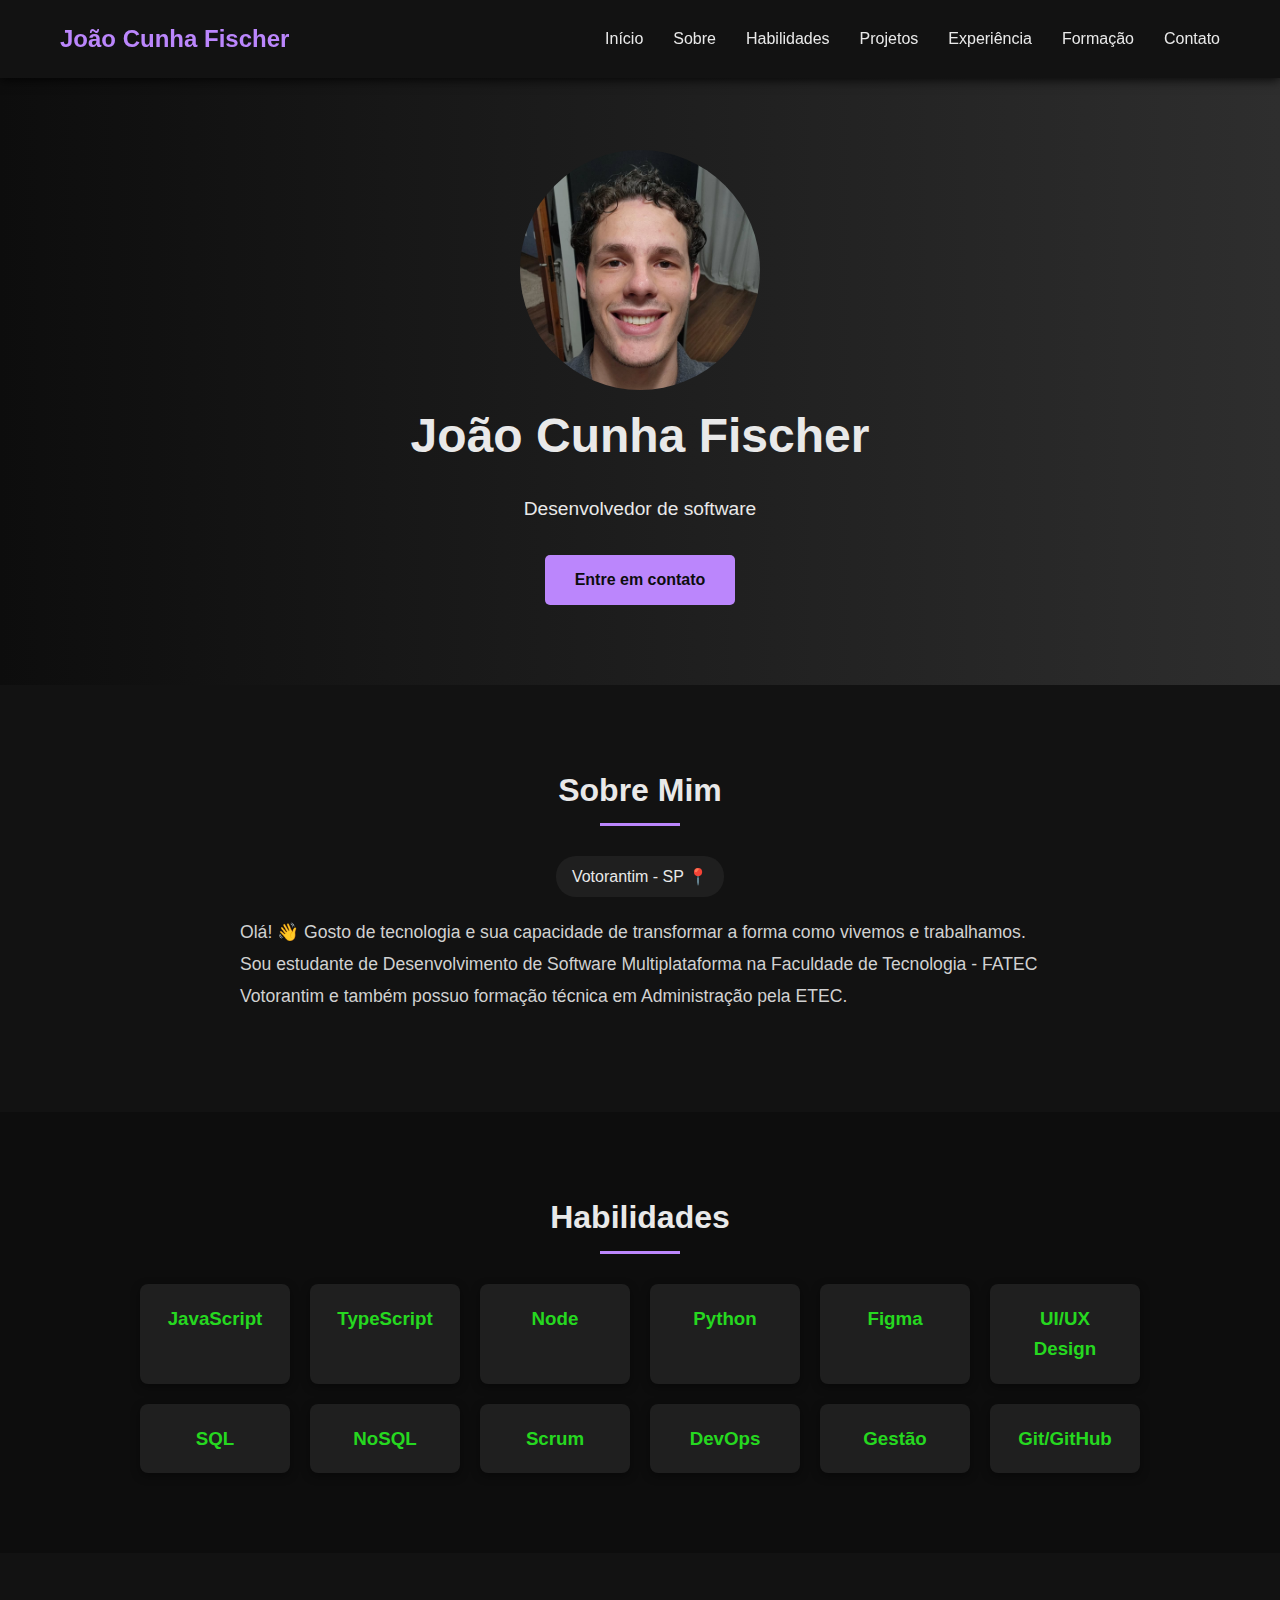
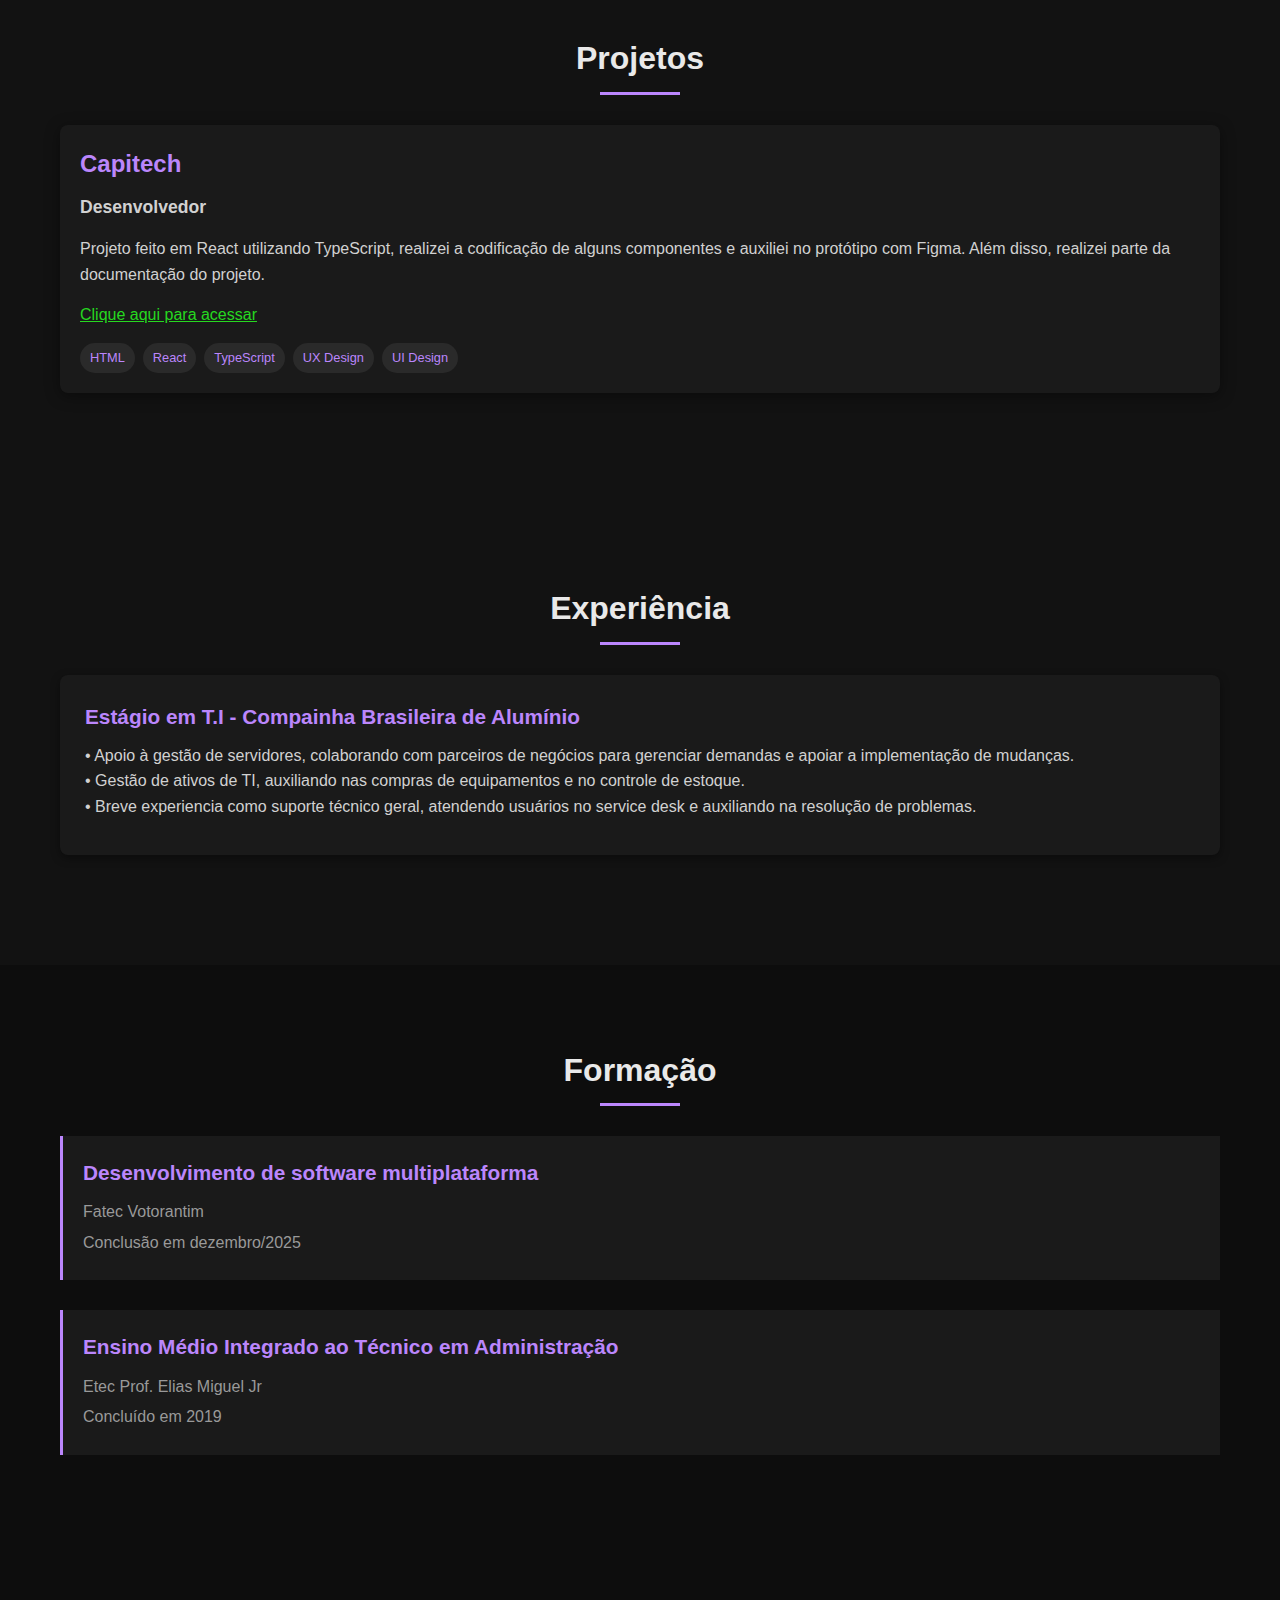
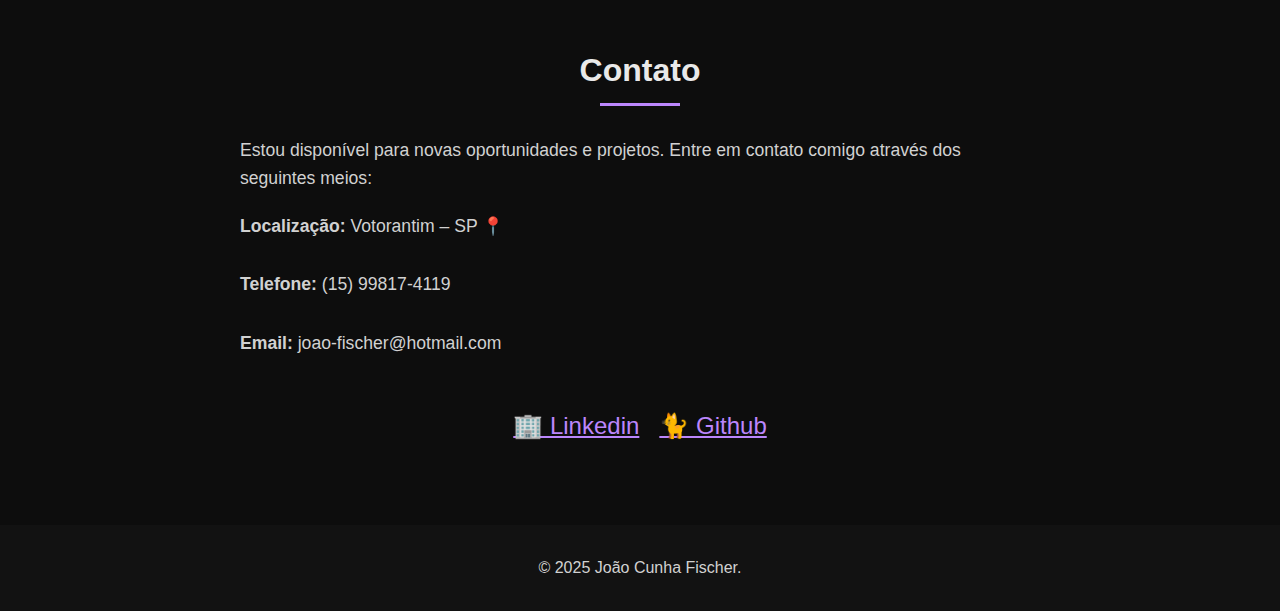
<file: index.html>
<!DOCTYPE html>
<html lang="pt-br">
  <head>
    <meta charset="UTF-8" />
    <meta name="viewport" content="width=device-width, initial-scale=1.0" />
    <title>João Cunha Fischer - Portfólio</title>
    <meta name="description" content="Desenvolvedor de software" />
    <link rel="stylesheet" href="style.css" />
  </head>
  <body>
    <!-- Header -->
    <header id="header">
      <div class="container">
        <a href="#" class="logo">João Cunha Fischer</a>
        <button class="hamburger" id="hamburger">☰</button>
        <nav id="nav">
          <ul>
            <li><a href="#">Início</a></li>
            <li><a href="#about">Sobre</a></li>
            <li><a href="#skills">Habilidades</a></li>
            <li><a href="#projects">Projetos</a></li>
            <li><a href="#experience">Experiência</a></li>
            <li><a href="#education">Formação</a></li>
            <li><a href="#contact">Contato</a></li>
          </ul>
        </nav>
      </div>
    </header>

    <!-- Hero Section -->
    <section class="hero" id="sobre">
      <div class="container">
        <img src="perfil.jpg" alt="" id="perfil" />
        <h1>João Cunha Fischer</h1>
        <p>Desenvolvedor de software</p>
        <a href="#contact" class="btn">Entre em contato</a>
      </div>
    </section>

    <!-- About Section -->
    <section class="about" id="about">
      <div class="container">
        <h2>Sobre Mim</h2>
      
        <div class="about-content">
            <div class="location">Votorantim - SP 📍</div>
          <p>
            Olá! 👋 Gosto de tecnologia e sua capacidade de transformar a forma
            como vivemos e trabalhamos. Sou estudante de Desenvolvimento de
            Software Multiplataforma na Faculdade de Tecnologia - FATEC
            Votorantim e também possuo formação técnica em Administração pela
            ETEC.
          </p>
        </div>
      </div>
    </section>

    <!-- Skills Section -->
    <section class="skills" id="skills">
      <div class="container">
        <h2>Habilidades</h2>
        <div class="skills-container">
          <div class="skill-item">
            <h3>JavaScript</h3>
          </div>
          <div class="skill-item">
            <h3>TypeScript</h3>
          </div>
          <div class="skill-item">
            <h3>Node</h3>
          </div>
          <div class="skill-item">
            <h3>Python</h3>
          </div>
          <div class="skill-item">
            <h3>Figma</h3>
          </div>
          <div class="skill-item">
            <h3>UI/UX Design</h3>
          </div>
          <div class="skill-item">
            <h3>SQL</h3>
          </div>
          <div class="skill-item">
            <h3>NoSQL</h3>
          </div>
          <div class="skill-item">
            <h3>Scrum</h3>
          </div>
          <div class="skill-item">
            <h3>DevOps</h3>
          </div>
          <div class="skill-item">
            <h3>Gestão</h3>
          </div>
          <div class="skill-item">
            <h3>Git/GitHub</h3>
          </div>
        </div>
      </div>
    </section>

    <!-- Projects Section -->
    <section class="projects" id="projects">
      <div class="container">
        <h2>Projetos</h2>
        <div class="project-card">
          <div class="project-info">
            <h3>Capitech</h3>
            <h4>Desenvolvedor</h4>
            <p>
              Projeto feito em React utilizando TypeScript, realizei a
              codificação de alguns componentes e auxiliei no protótipo com
              Figma. Além disso, realizei parte da documentação do projeto.
            </p>
            <p ><a class="linkProjeto" href="https://github.com/CapitechDev" target="_blank">Clique aqui para acessar</a></p>
            <div class="project-skills">
              <span class="project-skill">HTML</span>
              <span class="project-skill">React</span>
              <span class="project-skill">TypeScript</span>
              <span class="project-skill">UX Design</span>
              <span class="project-skill">UI Design</span>
            </div>
          </div>
        </div>
      </div>
    </section>

    <!-- Experience Section -->
    <section class="experience" id="experience">
      <div class="container">
        <h2>Experiência</h2>
        <div class="experience-item">
          <h3>Estágio em T.I - Compainha Brasileira de Alumínio</h3>
          <p>
            <span>• Apoio à gestão de servidores, colaborando com parceiros de negócios para gerenciar demandas e apoiar a implementação de mudanças. </span><br>
            <span>• Gestão de ativos de TI, auxiliando nas compras de equipamentos e no controle de estoque. </span><br>
            <span>• Breve experiencia como suporte técnico geral, atendendo usuários no service desk e auxiliando na resolução de problemas.</span>
          </p>
        </div>
    </section>

    <!-- Education Section -->
    <section class="education" id="education">
      <div class="container">
        <h2>Formação</h2>
        <div class="education-item">
          <h3>Desenvolvimento de software multiplataforma</h3>
          <p>Fatec Votorantim</p>
          <p>Conclusão em dezembro/2025</p>
        </div>
        <div class="education-item">
          <h3>Ensino Médio Integrado ao Técnico em Administração</h3>
          <p>Etec Prof. Elias Miguel Jr</p>
          <p>Concluído em 2019</p>
        </div>
      </div>
    </section>

    <!-- Contact Section -->
    <section class="contact" id="contact">
      <div class="container">
        <h2>Contato</h2>
        <div class="contact-info">
          <p>
            Estou disponível para novas oportunidades e projetos. Entre em
            contato comigo através dos seguintes meios:
          </p>
          <div class="contact-item">
            <p><strong>Localização:</strong> Votorantim – SP 📍</p>
          </div>
          <div class="contact-item">
            <p><strong>Telefone:</strong> (15) 99817-4119</p>
          </div>
          <div class="contact-item">
            <p><strong>Email:</strong> joao-fischer@hotmail.com</p>
          </div>
          <div class="social-links">
            <a href="https://www.linkedin.com/in/joao-fischer/" target="_blank">🏢 Linkedin</a
            >
            <a href="https://github.com/FischerJoao" target="_blank">🐈 Github</a>
          </div>
        </div>
      </div>
    </section>

    <!-- Footer -->
    <footer>
      <div class="container">
        <p>&copy; 2025 João Cunha Fischer.</p>
      </div>
    </footer>
  </body>
  <script src="script.js"></script>
</html>
</file>
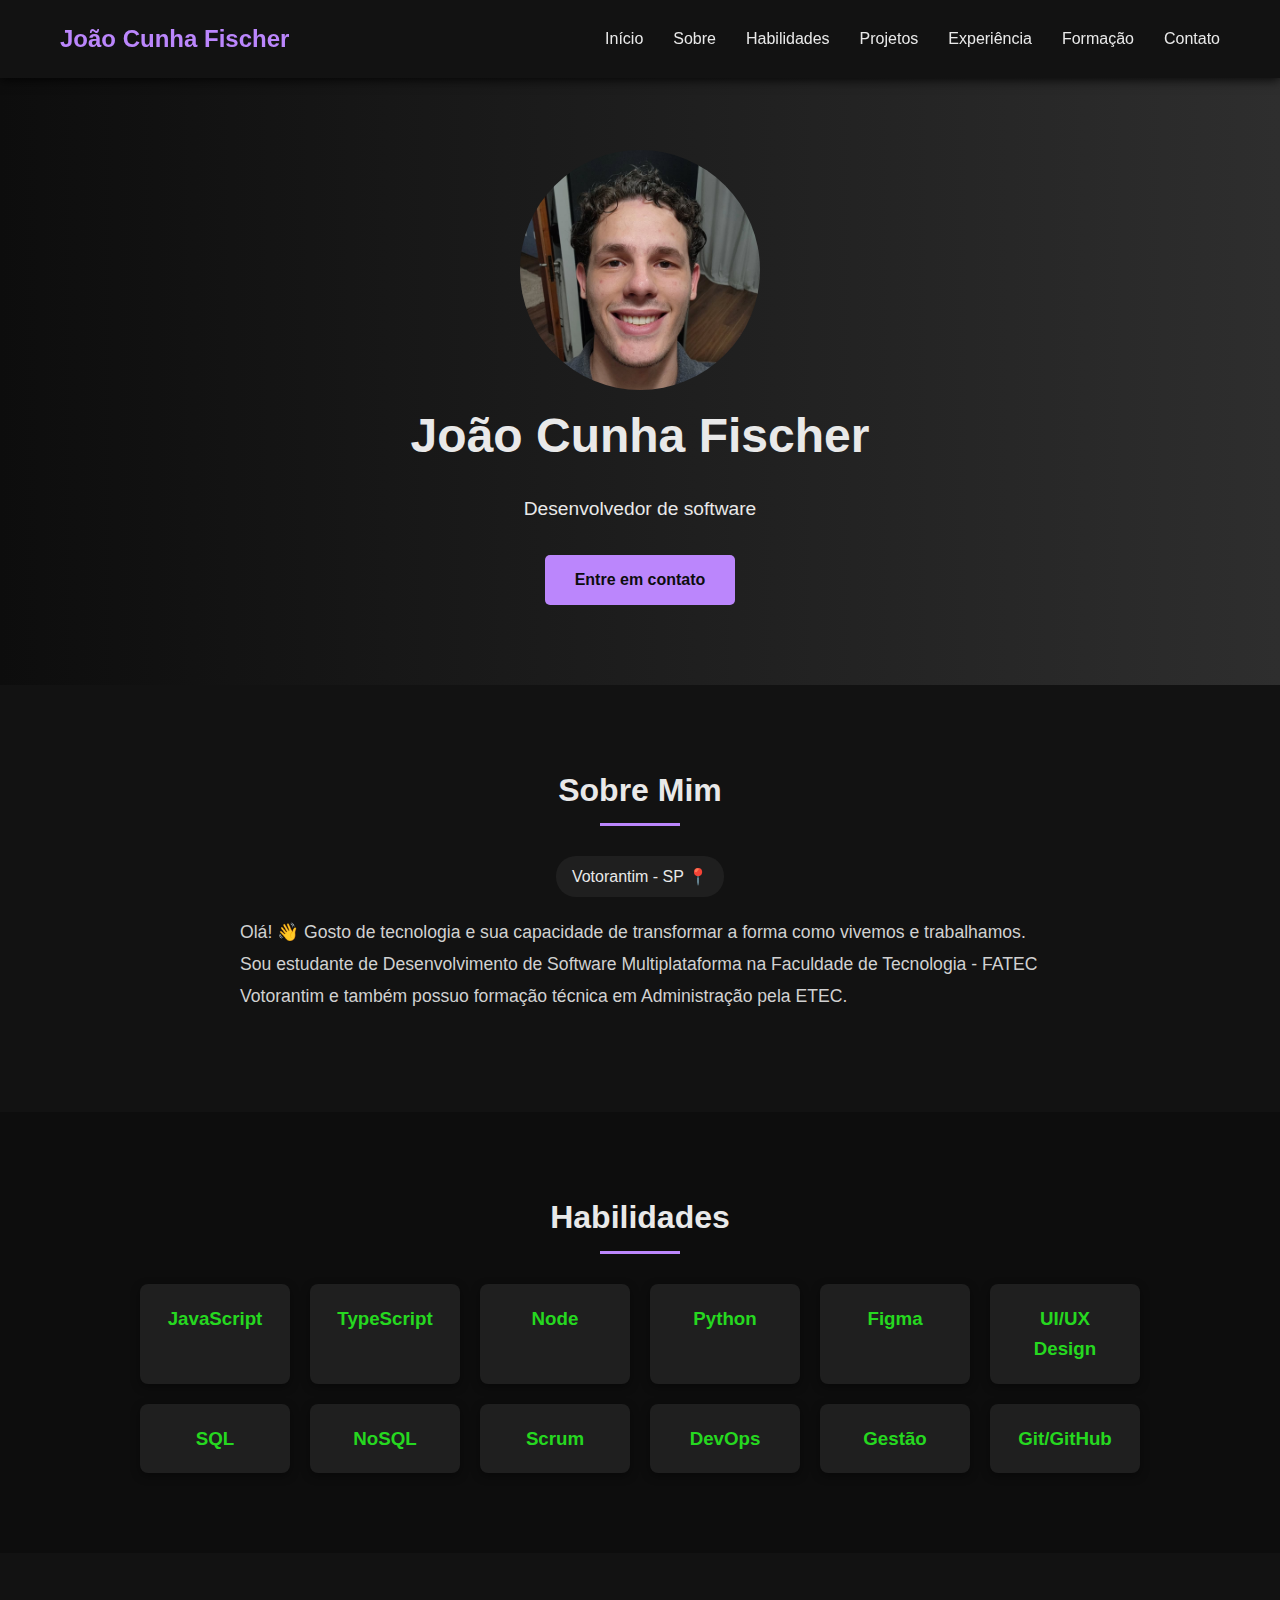
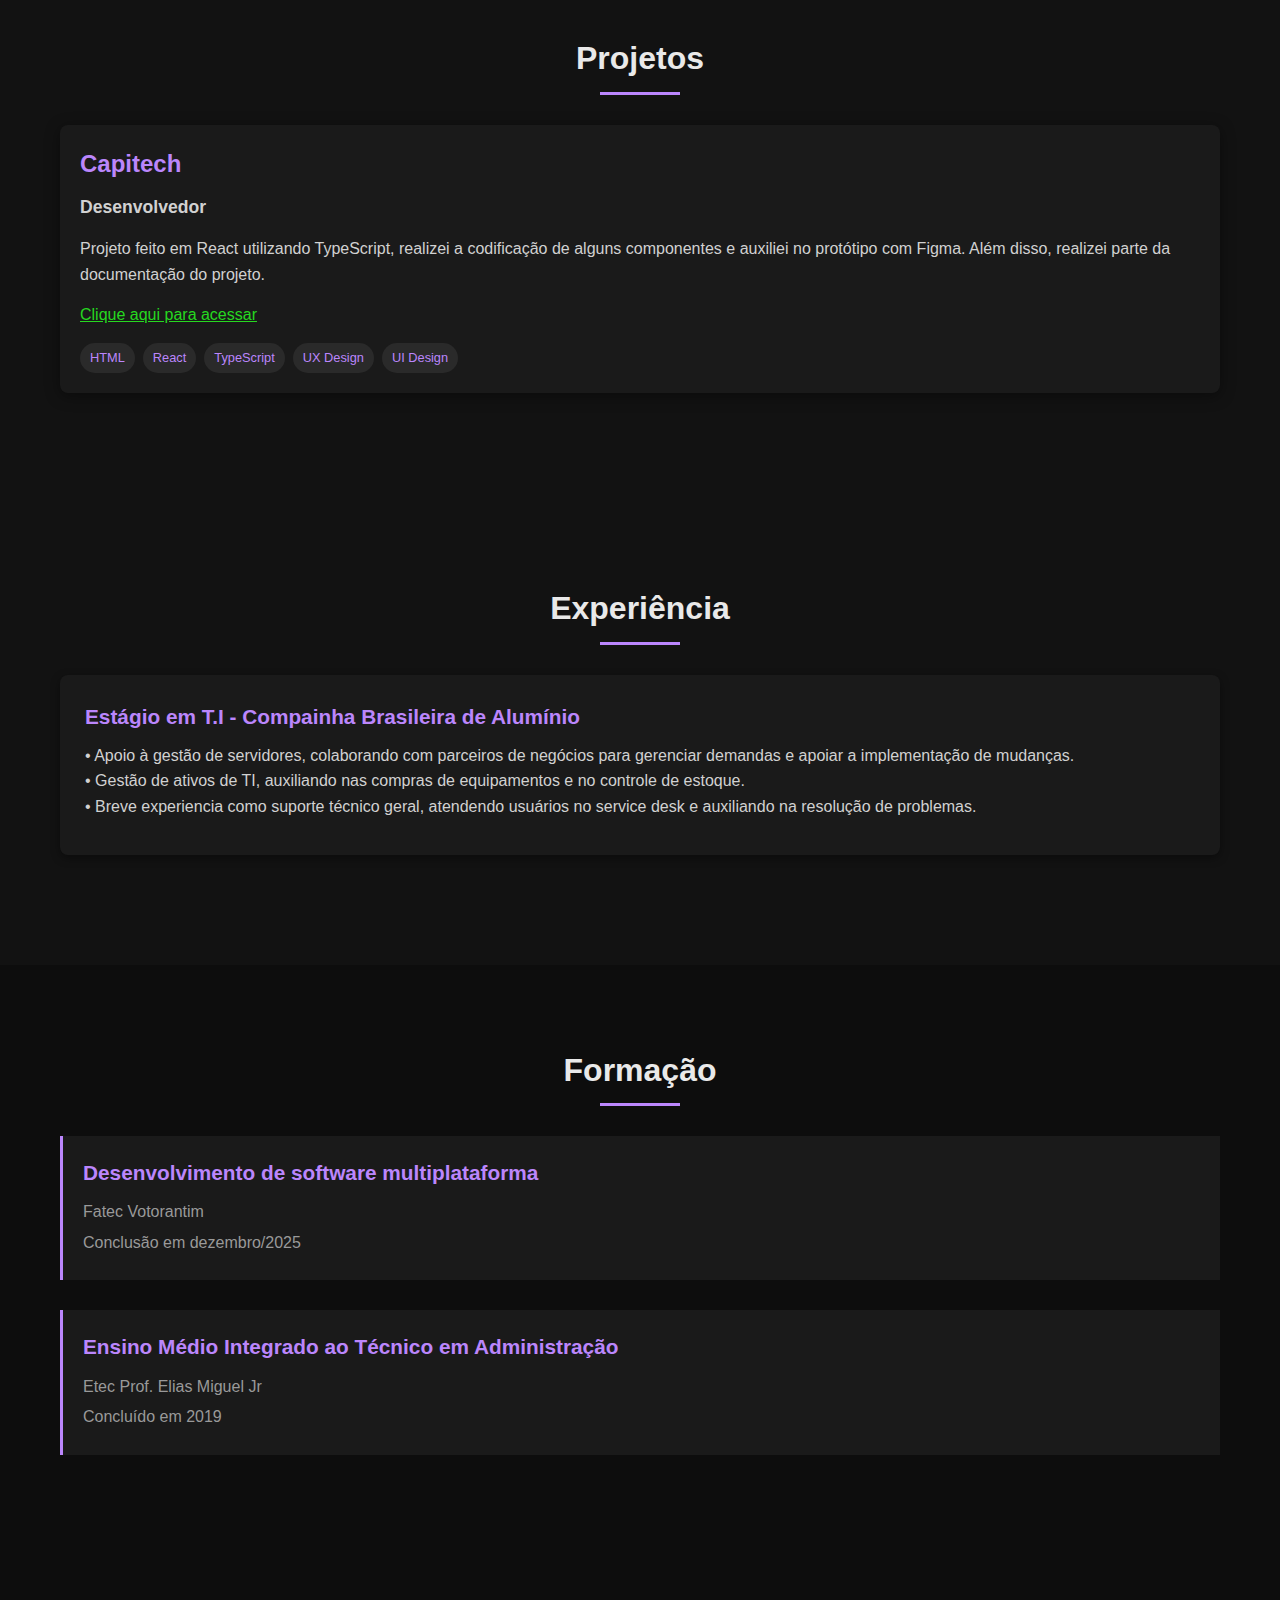
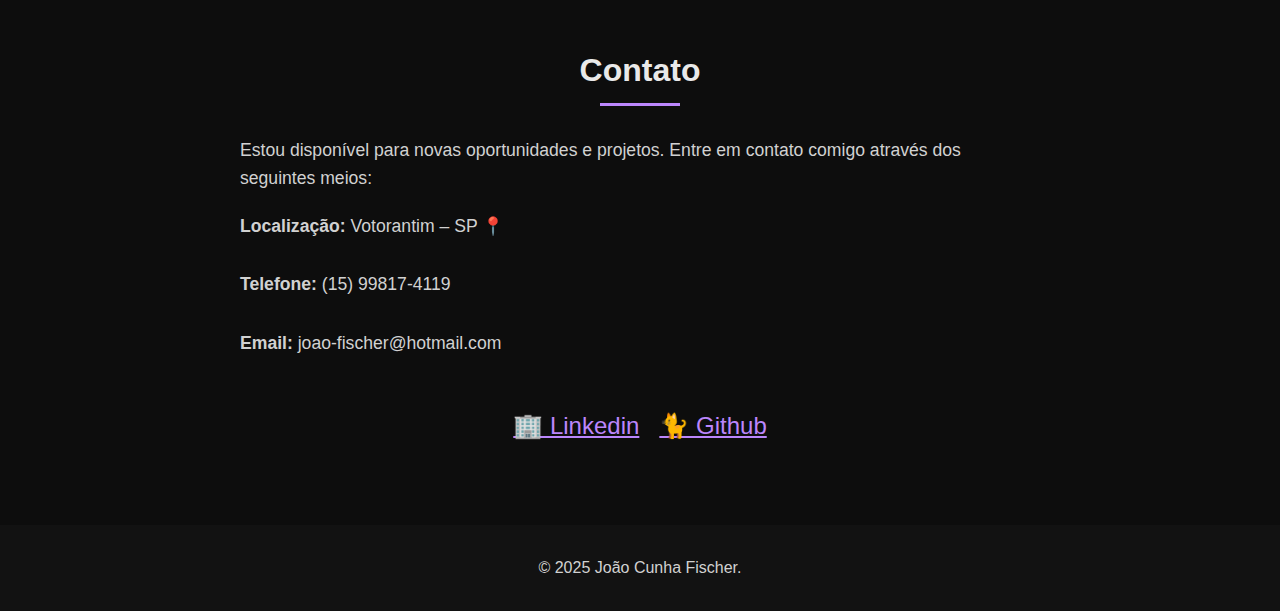
<file: index.html.html>
<!DOCTYPE html>
<html lang="pt-br">
  <head>
    <meta charset="UTF-8" />
    <meta name="viewport" content="width=device-width, initial-scale=1.0" />
    <title>João Cunha Fischer - Portfólio</title>
    <meta name="description" content="Desenvolvedor de software" />
    <link rel="stylesheet" href="style.css" />
  </head>
  <body>
    <!-- Header -->
    <header id="header">
      <div class="container">
        <a href="#" class="logo">João Cunha Fischer</a>
        <button class="hamburger" id="hamburger">☰</button>
        <nav id="nav">
          <ul>
            <li><a href="#sobre">Início</a></li>
            <li><a href="#about">Sobre</a></li>
            <li><a href="#skills">Habilidades</a></li>
            <li><a href="#projects">Projetos</a></li>
            <li><a href="#experience">Experiência</a></li>
            <li><a href="#education">Formação</a></li>
            <li><a href="#contact">Contato</a></li>
          </ul>
        </nav>
      </div>
    </header>

    <!-- Hero Section -->
    <section class="hero" id="sobre">
      <div class="container">
        <img src="perfil.jpg" alt="" id="perfil" />
        <h1>João Cunha Fischer</h1>
        <p>Desenvolvedor de software</p>
        <a href="#contact" class="btn">Entre em contato</a>
      </div>
    </section>

    <!-- About Section -->
    <section class="about" id="about">
      <div class="container">
        <h2>Sobre Mim</h2>
      
        <div class="about-content">
            <div class="location">Votorantim - SP 📍</div>
          <p>
            Olá! 👋 Gosto de tecnologia e sua capacidade de transformar a forma
            como vivemos e trabalhamos. Sou estudante de Desenvolvimento de
            Software Multiplataforma na Faculdade de Tecnologia - FATEC
            Votorantim e também possuo formação técnica em Administração pela
            ETEC.
          </p>
        </div>
      </div>
    </section>

    <!-- Skills Section -->
    <section class="skills" id="skills">
      <div class="container">
        <h2>Habilidades</h2>
        <div class="skills-container">
          <div class="skill-item">
            <h3>JavaScript</h3>
          </div>
          <div class="skill-item">
            <h3>TypeScript</h3>
          </div>
          <div class="skill-item">
            <h3>Node</h3>
          </div>
          <div class="skill-item">
            <h3>Python</h3>
          </div>
          <div class="skill-item">
            <h3>Figma</h3>
          </div>
          <div class="skill-item">
            <h3>UI/UX Design</h3>
          </div>
          <div class="skill-item">
            <h3>SQL</h3>
          </div>
          <div class="skill-item">
            <h3>NoSQL</h3>
          </div>
          <div class="skill-item">
            <h3>Scrum</h3>
          </div>
          <div class="skill-item">
            <h3>DevOps</h3>
          </div>
          <div class="skill-item">
            <h3>Gestão</h3>
          </div>
          <div class="skill-item">
            <h3>Git/GitHub</h3>
          </div>
        </div>
      </div>
    </section>

    <!-- Projects Section -->
    <section class="projects" id="projects">
      <div class="container">
        <h2>Projetos</h2>
        <div class="project-card">
          <div class="project-info">
            <h3>Capitech</h3>
            <h4>Desenvolvedor</h4>
            <p>
              Projeto feito em React utilizando TypeScript, realizei a
              codificação de alguns componentes e auxiliei no protótipo com
              Figma. Além disso, realizei parte da documentação do projeto.
            </p>
            <p ><a class="linkProjeto" href="https://github.com/CapitechDev" target="_blank">Clique aqui para acessar</a></p>
            <div class="project-skills">
              <span class="project-skill">HTML</span>
              <span class="project-skill">React</span>
              <span class="project-skill">TypeScript</span>
              <span class="project-skill">UX Design</span>
              <span class="project-skill">UI Design</span>
            </div>
          </div>
        </div>
      </div>
    </section>

    <!-- Experience Section -->
    <section class="experience" id="experience">
      <div class="container">
        <h2>Experiência</h2>
        <div class="experience-item">
          <h3>Estágio em T.I - Compainha Brasileira de Alumínio</h3>
          <p>
            <span>• Apoio à gestão de servidores, colaborando com parceiros de negócios para gerenciar demandas e apoiar a implementação de mudanças. </span><br>
            <span>• Gestão de ativos de TI, auxiliando nas compras de equipamentos e no controle de estoque. </span><br>
            <span>• Breve experiencia como suporte técnico geral, atendendo usuários no service desk e auxiliando na resolução de problemas.</span>
          </p>
        </div>
    </section>

    <!-- Education Section -->
    <section class="education" id="education">
      <div class="container">
        <h2>Formação</h2>
        <div class="education-item">
          <h3>Desenvolvimento de software multiplataforma</h3>
          <p>Fatec Votorantim</p>
          <p>Conclusão em dezembro/2025</p>
        </div>
        <div class="education-item">
          <h3>Ensino Médio Integrado ao Técnico em Administração</h3>
          <p>Etec Prof. Elias Miguel Jr</p>
          <p>Concluído em 2019</p>
        </div>
      </div>
    </section>

    <!-- Contact Section -->
    <section class="contact" id="contact">
      <div class="container">
        <h2>Contato</h2>
        <div class="contact-info">
          <p>
            Estou disponível para novas oportunidades e projetos. Entre em
            contato comigo através dos seguintes meios:
          </p>
          <div class="contact-item">
            <p><strong>Localização:</strong> Votorantim – SP 📍</p>
          </div>
          <div class="contact-item">
            <p><strong>Telefone:</strong> (15) 99817-4119</p>
          </div>
          <div class="contact-item">
            <p><strong>Email:</strong> joao-fischer@hotmail.com</p>
          </div>
          <div class="social-links">
            <a href="https://www.linkedin.com/in/joao-fischer/" target="_blank">🏢 Linkedin</a
            >
            <a href="https://github.com/FischerJoao" target="_blank">🐈 Github</a>
          </div>
        </div>
      </div>
    </section>

    <!-- Footer -->
    <footer>
      <div class="container">
        <p>&copy; 2025 João Cunha Fischer.</p>
      </div>
    </footer>
  </body>
  <script src="script.js"></script>
</html>
</file>
<file: style.css>
/* Reset e estilos gerais */
* {
  margin: 0;
  padding: 0;
  box-sizing: border-box;
  font-family: "Cascadia code", Tahoma, Geneva, Verdana, sans-serif;
}

body {
  background-color: #0d0d0d; /* Preto quase total */
  color: #d1d1d1; /* Cinza claro para o texto */
  line-height: 1.6;
}

.container {
  max-width: 1200px;
  margin: 0 auto;
  padding: 0 20px;
}

/* Header */
header {
  background-color: #121212; /* Preto mais suave */
  color: #fff;
  padding: 20px 0;
  position: fixed;
  width: 100%;
  top: 0;
  z-index: 1000;
  box-shadow: 0 2px 10px rgba(0, 0, 0, 0.8);
  transition: all 0.3s ease;
}

header .container {
  display: flex;
  justify-content: space-between;
  align-items: center;
}

.logo {
  font-size: 1.5rem;
  font-weight: 700;
  color: #bb86fc; /* Roxo */
  text-decoration: none;
}

nav ul {
  display: flex;
  list-style: none;
}

nav ul li {
  margin-left: 30px;
}

nav ul li a {
  color: #e9e9e9;
  text-decoration: none;
  font-weight: 500;
  transition: color 0.3s ease;
}

nav ul li a:hover {
  color: #bb86fc; /* Roxo no hover */
}

.hamburger {
  display: none;
  cursor: pointer;
  background: none;
  border: none;
  color: #fff;
  font-size: 1.5rem;
}

#perfil {
  width: 15rem;
  border-radius: 50%;
}

/* Hero section */
.hero {
  background: linear-gradient(to right, #0d0d0d, #2e2e2e);
  color: #e9e9e9;
  padding: 150px 0 80px;
  text-align: center;
}

.hero h1 {
  font-size: 3rem;
  margin-bottom: 20px;
  color: #e9e9e9; /* Roxo no título */
}

.hero p {
  font-size: 1.2rem;
  max-width: 600px;
  margin: 0 auto 30px;
}

.btn {
  display: inline-block;
  background-color: #bb86fc;
  color: #0d0d0d;
  padding: 12px 30px;
  border-radius: 5px;
  text-decoration: none;
  font-weight: 600;
  transition: background-color 0.3s ease;
}

.btn:hover {
  background-color: #9b59b6;
}

/* About section */
.about {
  background-color: #121212;
  padding: 80px 0;
}

.about-content {
  max-width: 800px;
  margin: 0 auto;
  text-align: center;
}

.about-content p {
  font-size: 1.1rem;
  margin-bottom: 20px;
  line-height: 1.8;
  text-align: left;
}

.location {
  display: inline-block;
  background-color: #1f1f1f;
  color: #e9e9e9;
  padding: 8px 16px;
  border-radius: 20px;
  font-weight: 500;
  margin-bottom: 20px;
}

/* Sections */
section {
  padding: 80px 0;
}

section h2 {
  font-size: 2rem;
  margin-bottom: 40px;
  text-align: center;
  position: relative;
  color: #e9e9e9;
}

section h2::after {
  content: "";
  position: absolute;
  width: 80px;
  height: 3px;
  background-color: #bb86fc;
  bottom: -10px;
  left: 50%;
  transform: translateX(-50%);
}

/* Skills */
.skills {
  background-color: #0d0d0d;
}

.skills-container {
  display: flex;
  flex-wrap: wrap;
  justify-content: center;
  gap: 20px;
}

.skill-item {
  background-color: #1f1f1f;
  padding: 20px;
  border-radius: 8px;
  text-align: center;
  width: 150px;
  box-shadow: 0 3px 10px rgba(0, 0, 0, 0.4);
  transition: transform 0.3s ease;
  color: #26d820;
}

.skill-item:hover {
  transform: translateY(-5px);
}

/* Projects */
.projects {
  background-color: #121212;
}

.project-card {
  background-color: #1a1a1a;
  border-radius: 8px;
  overflow: hidden;
  margin-bottom: 30px;
  box-shadow: 0 3px 15px rgba(0, 0, 0, 0.4);
  transition: transform 0.3s ease;
}

.project-card:hover {
  transform: translateY(-5px);
}

.project-info {
  padding: 20px;
}

.project-info h3 {
  font-size: 1.5rem;
  margin-bottom: 10px;
  color: #bb86fc;
}

.project-info h4 {
  font-size: 1.1rem;
  color: #d1d1d1;
  margin-bottom: 15px;
}

.project-info p {
  margin-bottom: 15px;
}

.project-skills {
  display: flex;
  flex-wrap: wrap;
  gap: 8px;
}

.project-skill {
  background-color: #2a2a2a;
  color: #bb86fc;
  padding: 5px 10px;
  border-radius: 20px;
  font-size: 0.8rem;
  font-weight: 500;
}
.linkProjeto {
  color: #26d820;
}
/* Education */
.education {
  background-color: #0d0d0d;
}

.education-item {
  margin-bottom: 30px;
  padding: 20px;
  border-left: 3px solid #bb86fc;
  background-color: #1a1a1a;
  position: relative;
  transition: transform 0.3s ease;
}

.education-item:hover {
  transform: translateX(5px);
}

.education-item h3 {
  font-size: 1.3rem;
  margin-bottom: 10px;
  color: #bb86fc;
}

.education-item p {
  margin-bottom: 5px;
  color: #999;
}

/* Experience */
.experience {
  background-color: #121212;
}

.experience-item {
  background-color: #1a1a1a;
  padding: 25px;
  border-radius: 8px;
  margin-bottom: 30px;
  box-shadow: 0 3px 10px rgba(0, 0, 0, 0.4);
  transition: transform 0.3s ease;
}

.experience-item:hover {
  transform: translateX(5px);
}

.experience-item h3 {
  font-size: 1.3rem;
  margin-bottom: 10px;
  color: #bb86fc;
}

.experience-item p {
  margin-bottom: 10px;
}

.experience-item ul {
  margin-left: 20px;
  margin-bottom: 10px;
}

/* Contact */
.contact {
  background-color: #0d0d0d;
}

.contact-info {
  max-width: 800px;
  margin: 0 auto;
}

.contact-info p {
  margin-bottom: 20px;
  font-size: 1.1rem;
  text-align: left;
}

.contact-item {
  display: flex;
  align-items: center;
  justify-content: flex-start; /* Alinha os itens à esquerda */
  margin-bottom: 10px;
}

.contact-item i {
  margin-right: 10px;
  color: #bb86fc;
}

.social-links {
  display: flex;
  justify-content: center;
  gap: 20px;
  margin-top: 30px;
}

.social-links a {
  color: #bb86fc;
  font-size: 1.5rem;
  transition: color 0.3s ease;
}

.social-links a:hover {
  color: #9b59b6;
}

/* Footer */
footer {
  background-color: #121212;
  color: #d1d1d1;
  padding: 30px 0;
  text-align: center;
}

.footerIcon {
  width: 3rem;
}

/* Responsive */
@media screen and (max-width: 768px) {
  nav {
    position: fixed;
    top: 70px;
    left: -100%;
    background-color: #121212;
    width: 100%;
    height: calc(100vh - 70px);
    transition: left 0.3s ease;
    z-index: 999;
  }

  nav.active {
    left: 0;
  }

  nav ul {
    flex-direction: column;
    padding: 20px;
  }

  nav ul li {
    margin: 20px 0;
    text-align: center;
  }

  .hamburger {
    display: block;
  }

  .hero h1 {
    font-size: 2.5rem;
  }

  .project-card,
  .education-item,
  .experience-item {
    margin-bottom: 20px;
  }
}
</file>
